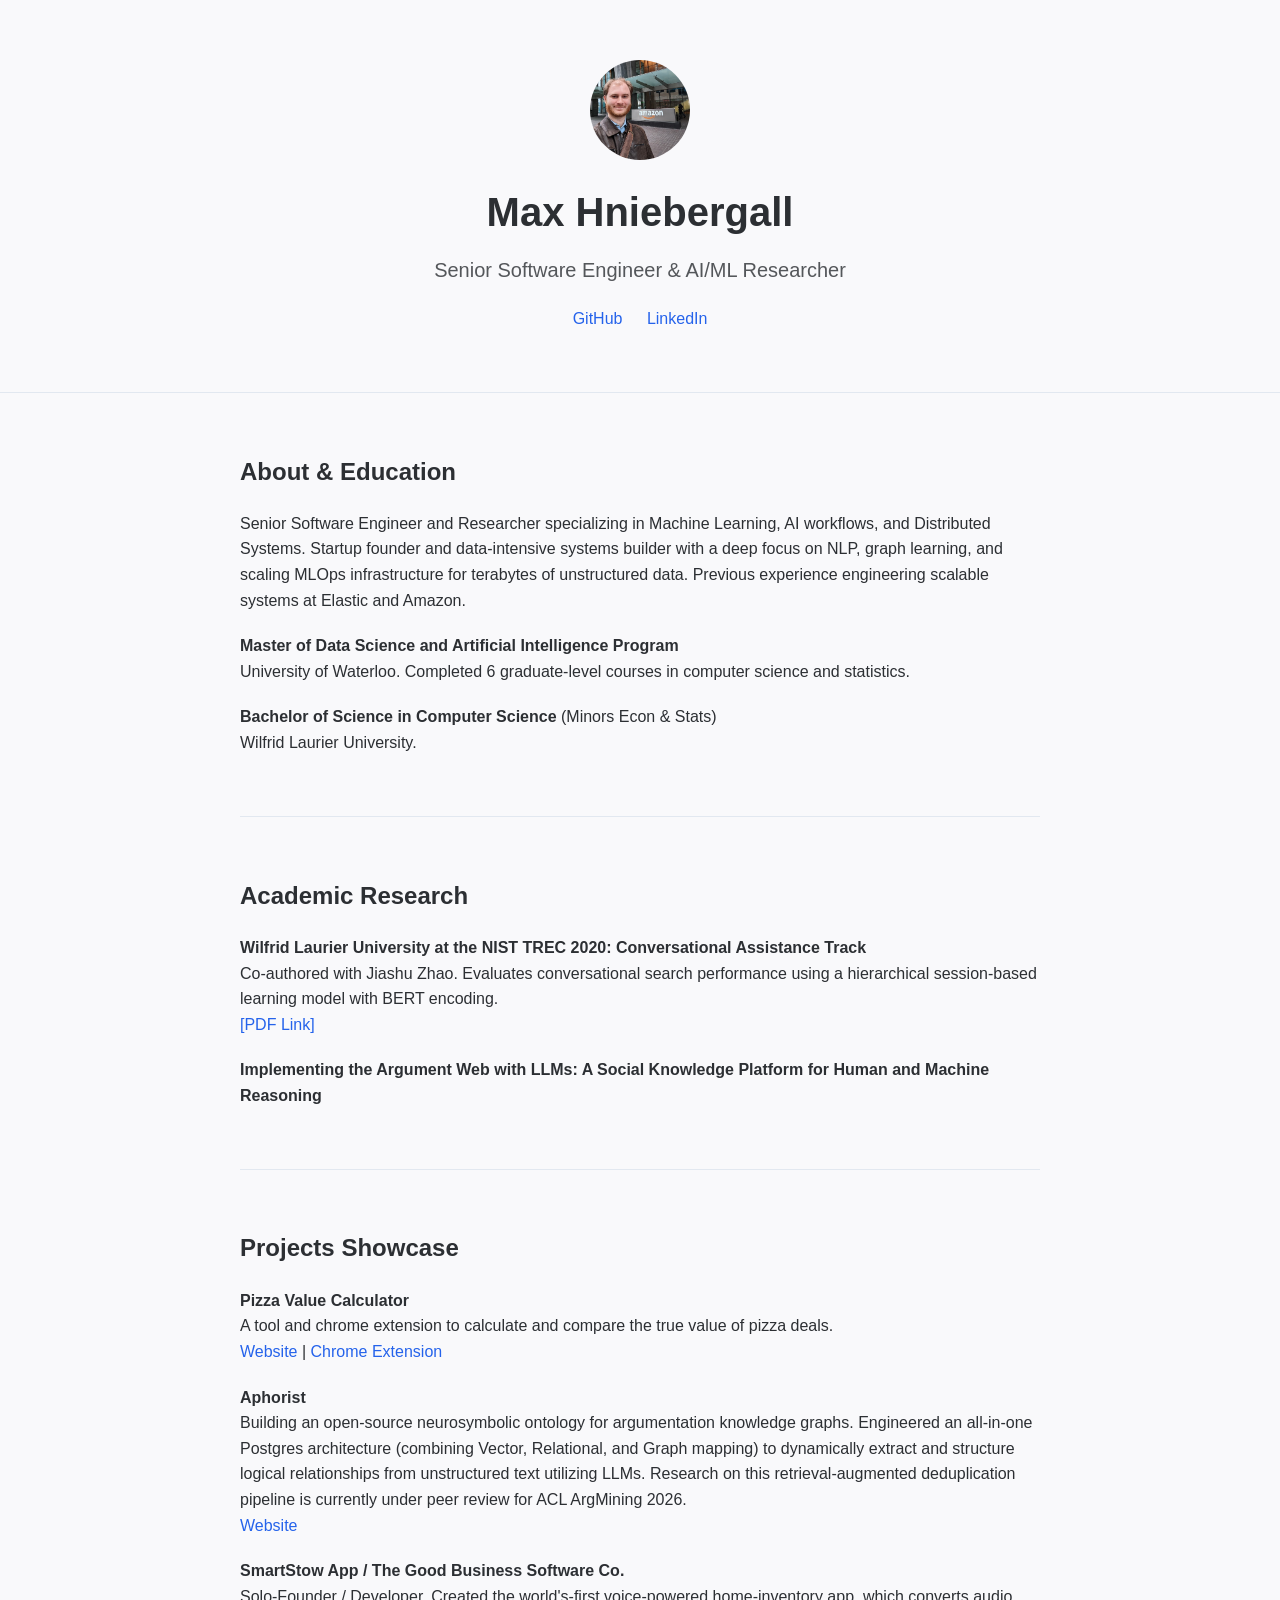
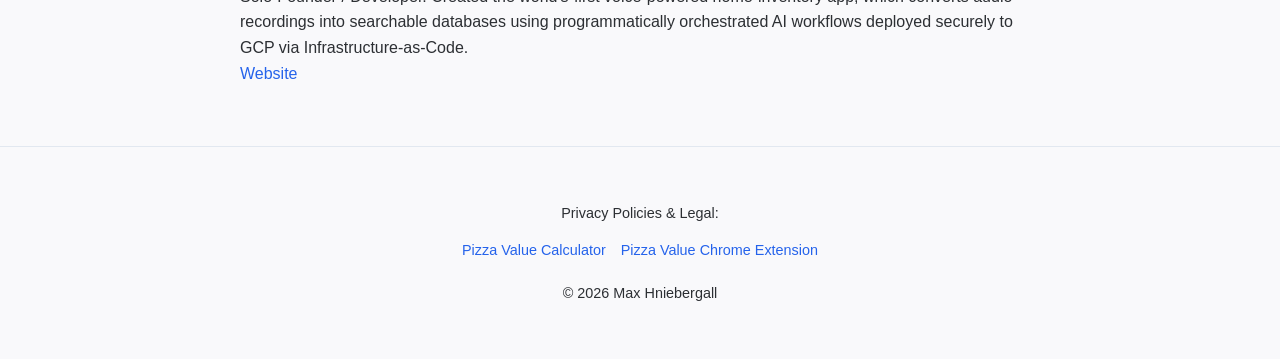
<file: index.html>
<!DOCTYPE html>
<html lang="en">

<head>
    <meta charset="UTF-8">
    <meta name="viewport" content="width=device-width, initial-scale=1.0">
    <title>Max Hniebergall - Senior Software Engineer & AI/ML Researcher</title>
    <meta name="description"
        content="Personal website of Max Hniebergall,  Senior Software Engineer & AI/ML Researcher.">
    <link rel="stylesheet" href="styles.css">
</head>

<body>
    <header class="hero">
        <div class="container">
            <img src="headshot.jpeg" alt="Max Hniebergall Headshot" class="headshot">
            <h1>Max Hniebergall</h1>
            <h2>Senior Software Engineer & AI/ML Researcher</h2>
            <div class="social-links">
                <a href="https://github.com/maxhniebergall" target="_blank">GitHub</a>
                <a href="https://www.linkedin.com/in/maxhniebergall" target="_blank">LinkedIn</a>
            </div>
        </div>
    </header>

    <main class="container">
        <section id="about">
            <h2>About & Education</h2>
            <p style="margin-bottom: 20px;">
                Senior Software Engineer and Researcher specializing in Machine Learning, AI workflows, and
                Distributed Systems. Startup founder and data-intensive systems builder with a deep focus on NLP, graph
                learning, and scaling MLOps infrastructure for terabytes of unstructured data. Previous experience
                engineering scalable systems at Elastic and Amazon.
            </p>
            <ul class="education-list">
                <li>
                    <strong>Master of Data Science and Artificial Intelligence Program</strong><br>
                    University of Waterloo. Completed 6 graduate-level courses in computer science and statistics.
                </li>
                <li>
                    <strong>Bachelor of Science in Computer Science</strong> (Minors Econ & Stats)<br>
                    Wilfrid Laurier University.
                </li>
            </ul>
        </section>

        <section id="research">
            <h2>Academic Research</h2>
            <ul class="research-list">
                <li>
                    <strong>Wilfrid Laurier University at the NIST TREC 2020: Conversational Assistance
                        Track</strong><br>
                    Co-authored with Jiashu Zhao. Evaluates conversational search performance using a hierarchical
                    session-based learning model with BERT encoding.
                    <br><a href="https://trec.nist.gov/pubs/trec29/papers/WLU.C.pdf" target="_blank">[PDF Link]</a>
                </li>
                <li>
                    <strong>Implementing the Argument Web with LLMs: A Social Knowledge Platform for Human and Machine
                        Reasoning</strong>
                </li>
            </ul>
        </section>

        <section id="projects">
            <h2>Projects Showcase</h2>
            <ul class="project-list">
                <li>
                    <strong>Pizza Value Calculator</strong><br>
                    A tool and chrome extension to calculate and compare the true value of pizza deals. <br>
                    <a href="https://pizza-value.hnieb.com">Website</a> | <a href="#">Chrome Extension</a>
                </li>
                <li>
                    <strong>Aphorist</strong><br>
                    Building an open-source neurosymbolic ontology for argumentation knowledge graphs. Engineered an
                    all-in-one Postgres architecture (combining Vector, Relational, and Graph mapping) to dynamically
                    extract and structure logical relationships from unstructured text utilizing LLMs. Research on this
                    retrieval-augmented deduplication pipeline is currently under peer review for ACL ArgMining
                    2026.<br>
                    <a href="https://aphori.st" target="_blank">Website</a>
                </li>
                <li>
                    <strong>SmartStow App / The Good Business Software Co.</strong><br>
                    Solo-Founder / Developer. Created the world's-first voice-powered home-inventory app, which converts
                    audio recordings into searchable databases using programmatically orchestrated AI workflows deployed
                    securely to GCP via Infrastructure-as-Code.<br>
                    <a href="https://smartstowapp.com" target="_blank">Website</a>
                </li>
            </ul>
        </section>
    </main>

    <footer class="footer">
        <div class="container">
            <p>Privacy Policies & Legal:</p>
            <ul class="privacy-links">
                <li><a href="privacy-pizza-calculator.html">Pizza Value Calculator</a></li>
                <li><a href="privacy-pizza-extension.html">Pizza Value Chrome Extension</a></li>
            </ul>
            <p>&copy; 2026 Max Hniebergall</p>
        </div>
    </footer>
</body>

</html>
</file>
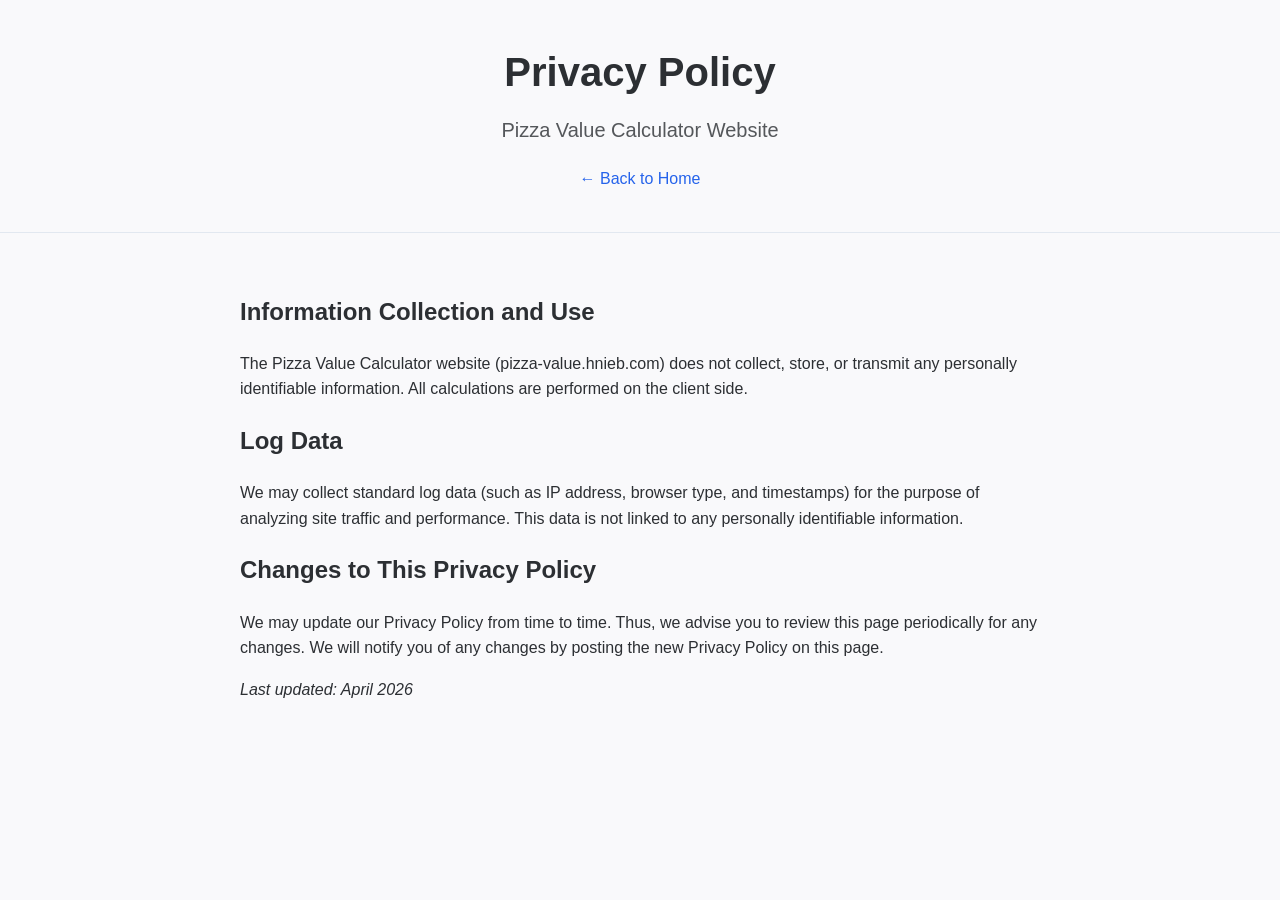
<file: privacy-pizza-calculator.html>
<!DOCTYPE html>
<html lang="en">
<head>
    <meta charset="UTF-8">
    <meta name="viewport" content="width=device-width, initial-scale=1.0">
    <title>Privacy Policy - Pizza Value Calculator Subdomain</title>
    <link rel="stylesheet" href="styles.css">
</head>
<body>
    <header class="hero" style="padding: 40px 0;">
        <div class="container">
            <h1>Privacy Policy</h1>
            <h2>Pizza Value Calculator Website</h2>
            <div class="social-links">
                <a href="index.html">&larr; Back to Home</a>
            </div>
        </div>
    </header>
    <main class="container">
        <section>
            <h2>Information Collection and Use</h2>
            <p>The Pizza Value Calculator website (pizza-value.hnieb.com) does not collect, store, or transmit any personally identifiable information. All calculations are performed on the client side.</p>
            
            <h2>Log Data</h2>
            <p>We may collect standard log data (such as IP address, browser type, and timestamps) for the purpose of analyzing site traffic and performance. This data is not linked to any personally identifiable information.</p>

            <h2>Changes to This Privacy Policy</h2>
            <p>We may update our Privacy Policy from time to time. Thus, we advise you to review this page periodically for any changes. We will notify you of any changes by posting the new Privacy Policy on this page.</p>

            <p><em>Last updated: April 2026</em></p>
        </section>
    </main>
</body>
</html>
</file>
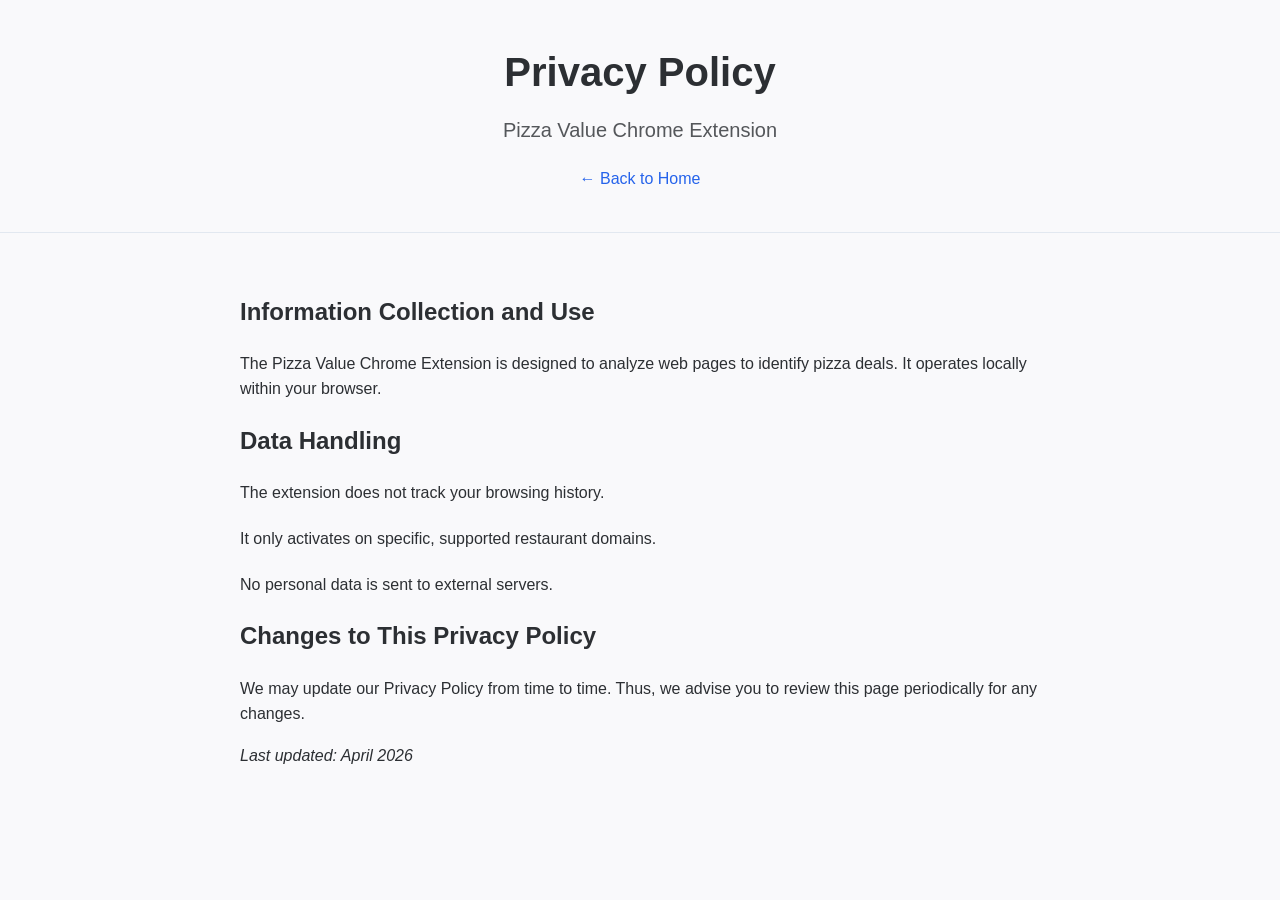
<file: privacy-pizza-extension.html>
<!DOCTYPE html>
<html lang="en">
<head>
    <meta charset="UTF-8">
    <meta name="viewport" content="width=device-width, initial-scale=1.0">
    <title>Privacy Policy - Pizza Value Chrome Extension</title>
    <link rel="stylesheet" href="styles.css">
</head>
<body>
    <header class="hero" style="padding: 40px 0;">
        <div class="container">
            <h1>Privacy Policy</h1>
            <h2>Pizza Value Chrome Extension</h2>
            <div class="social-links">
                <a href="index.html">&larr; Back to Home</a>
            </div>
        </div>
    </header>
    <main class="container">
        <section>
            <h2>Information Collection and Use</h2>
            <p>The Pizza Value Chrome Extension is designed to analyze web pages to identify pizza deals. It operates locally within your browser.</p>
            
            <h2>Data Handling</h2>
            <ul>
                <li>The extension does not track your browsing history.</li>
                <li>It only activates on specific, supported restaurant domains.</li>
                <li>No personal data is sent to external servers.</li>
            </ul>

            <h2>Changes to This Privacy Policy</h2>
            <p>We may update our Privacy Policy from time to time. Thus, we advise you to review this page periodically for any changes.</p>

            <p><em>Last updated: April 2026</em></p>
        </section>
    </main>
</body>
</html>
</file>
<file: styles.css>
:root {
    --bg-color: #f9f9fb;
    --text-color: #2c2f33;
    --accent-color: #2563eb;
    --border-color: #e2e8f0;
    --headshot-bg: #cbd5e1;
}

@media (prefers-color-scheme: dark) {
    :root {
        --bg-color: #111827;
        --text-color: #f3f4f6;
        --accent-color: #60a5fa;
        --border-color: #374151;
        --headshot-bg: #4b5563;
    }
}

body {
    font-family: -apple-system, BlinkMacSystemFont, "Segoe UI", Roboto, Helvetica, Arial, sans-serif;
    background-color: var(--bg-color);
    color: var(--text-color);
    line-height: 1.6;
    margin: 0;
    padding: 0;
}

.container {
    max-width: 800px;
    margin: 0 auto;
    padding: 0 20px;
}

.hero {
    text-align: center;
    padding: 60px 0;
    border-bottom: 1px solid var(--border-color);
}

.headshot {
    width: 100px;
    height: 100px;
    border-radius: 50%;
    object-fit: cover;
    background-color: var(--headshot-bg);
    margin: 0 auto 20px;
    display: block;
}

.hero h1 {
    font-size: 2.5rem;
    margin: 0 0 10px 0;
}

.hero h2 {
    font-size: 1.25rem;
    font-weight: 400;
    margin: 0 0 20px 0;
    color: var(--text-color);
    opacity: 0.8;
}

.social-links a {
    text-decoration: none;
    color: var(--accent-color);
    margin: 0 10px;
    font-weight: 500;
}

.social-links a:hover {
    text-decoration: underline;
}

main section {
    padding: 40px 0;
    border-bottom: 1px solid var(--border-color);
}

main section:last-child {
    border-bottom: none;
}

h2 {
    font-size: 1.5rem;
    margin-bottom: 20px;
}

ul {
    list-style-type: none;
    padding: 0;
}

ul li {
    margin-bottom: 20px;
}

a {
    color: var(--accent-color);
    text-decoration: none;
}

a:hover {
    text-decoration: underline;
}

.footer {
    text-align: center;
    padding: 40px 0;
    font-size: 0.9rem;
    border-top: 1px solid var(--border-color);
}

.privacy-links {
    display: flex;
    justify-content: center;
    gap: 15px;
    flex-wrap: wrap;
    margin-top: 10px;
    margin-bottom: 20px;
}

.privacy-links li {
    margin-bottom: 0;
}
</file>
